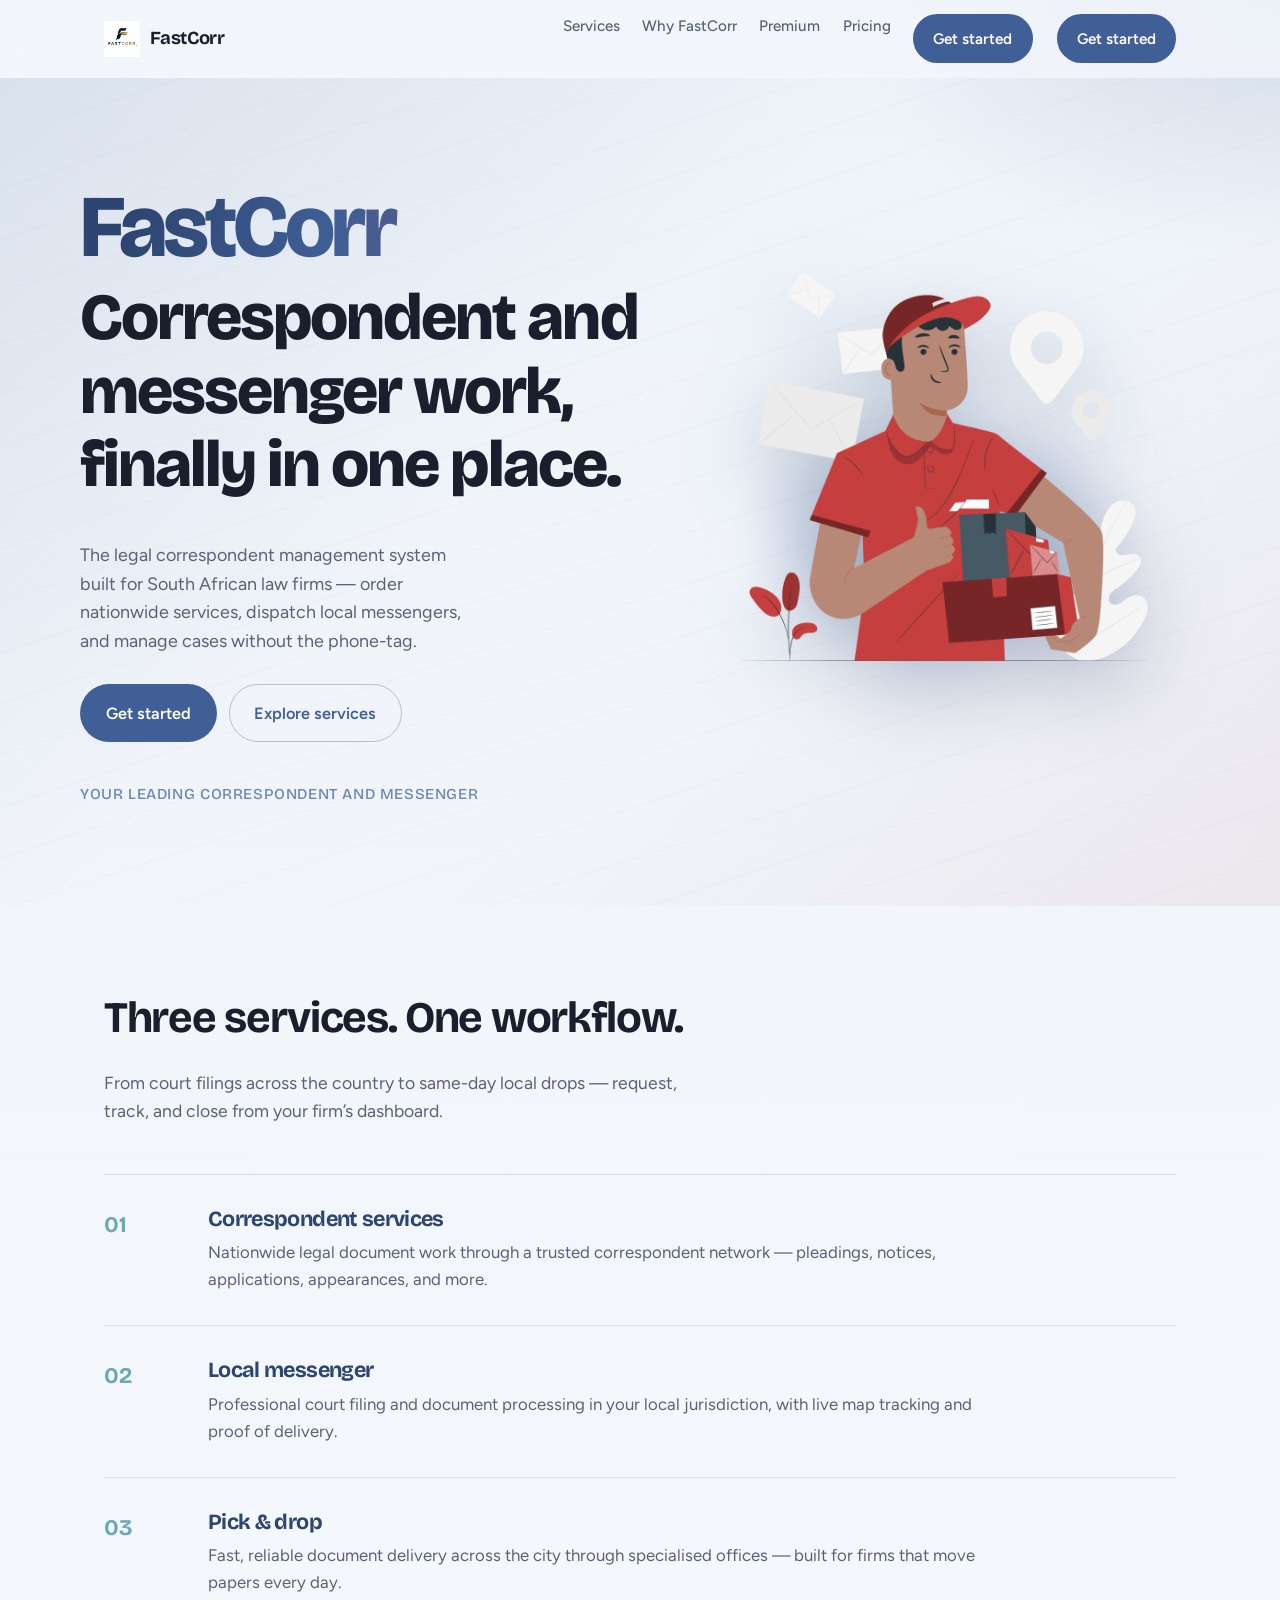
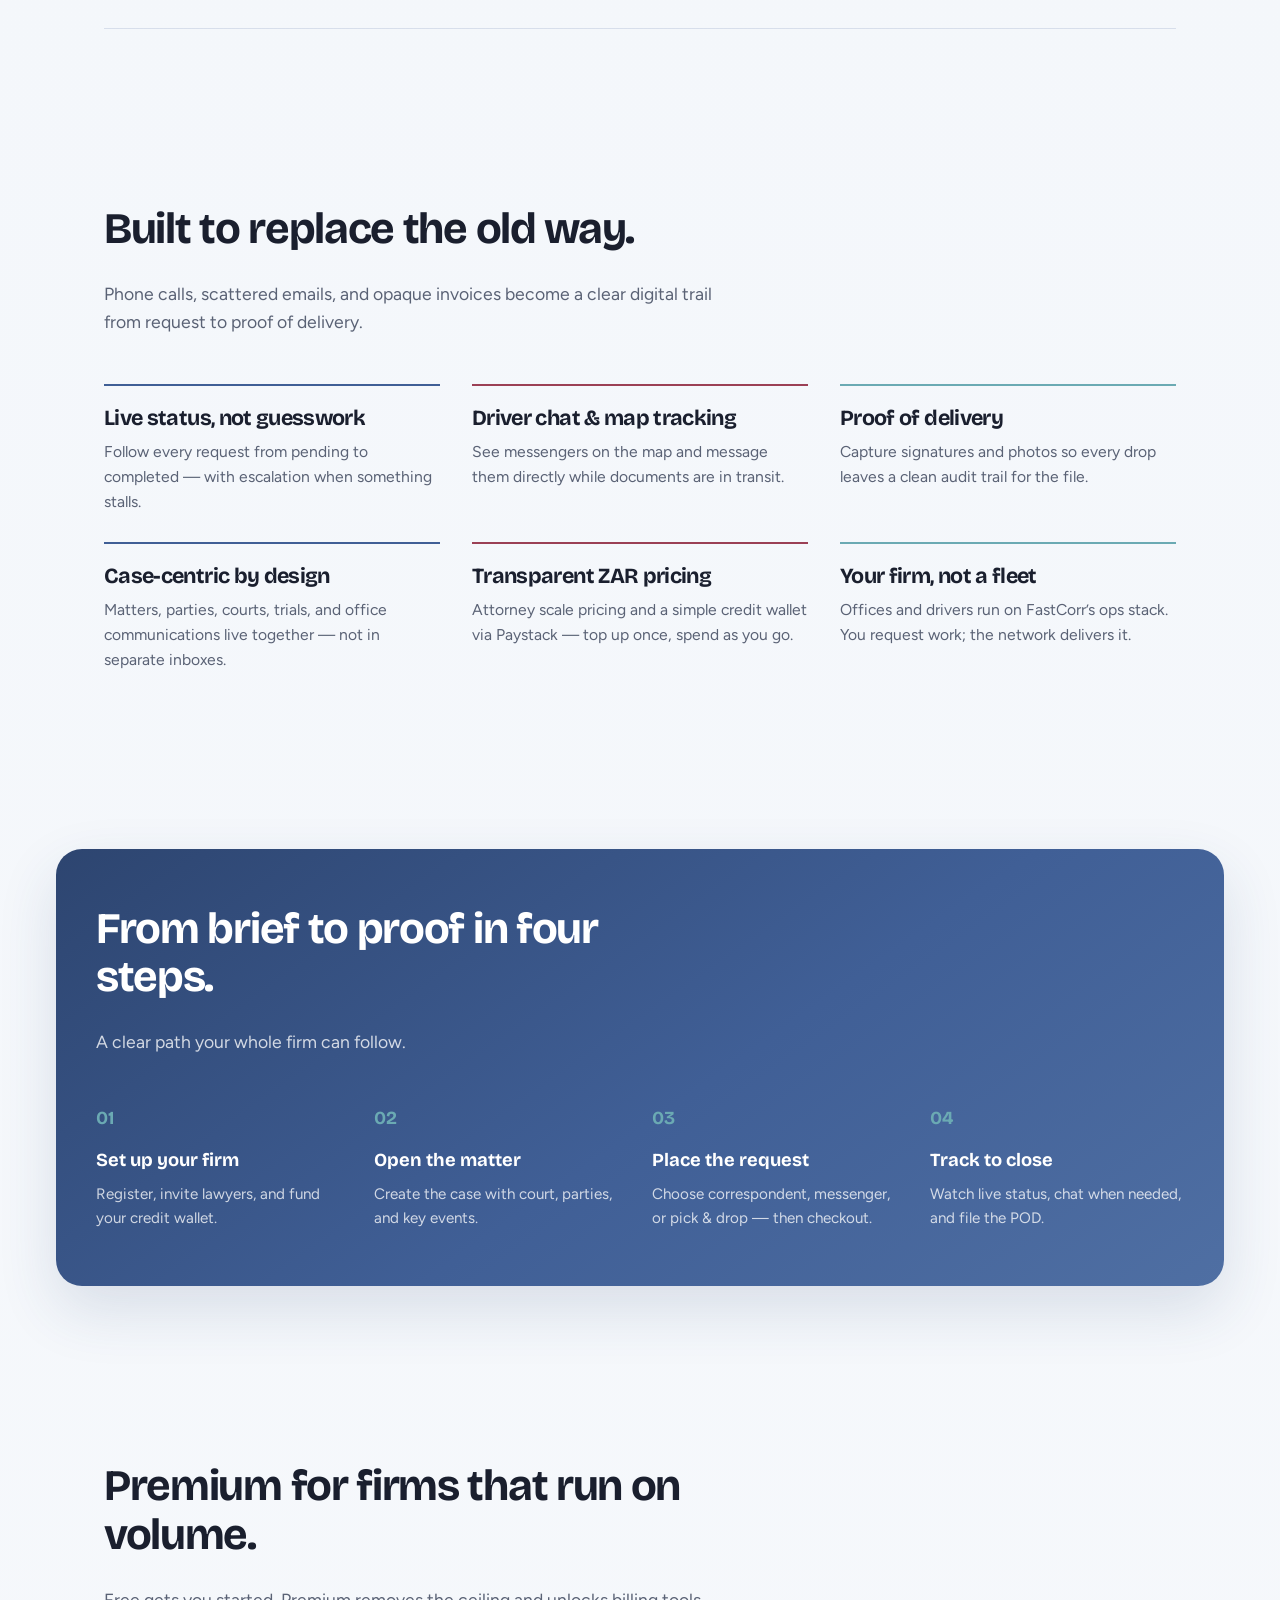
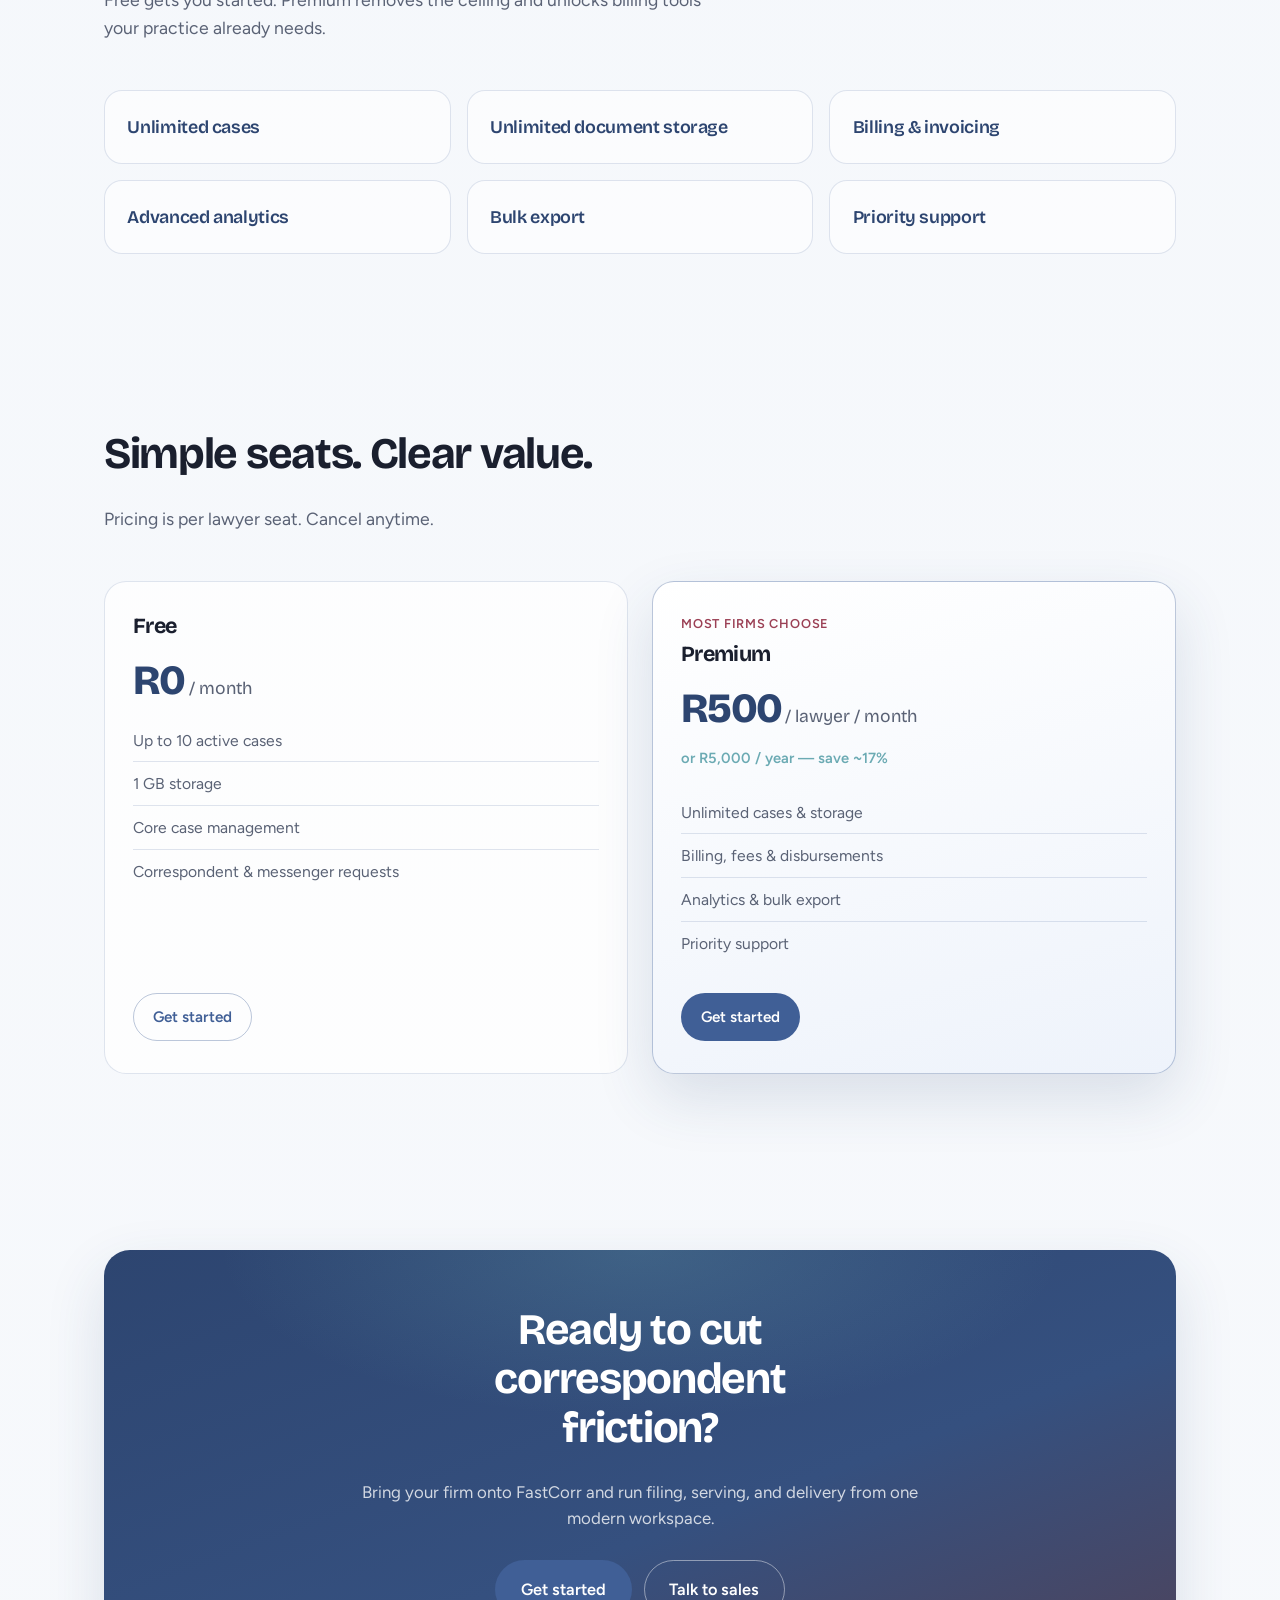
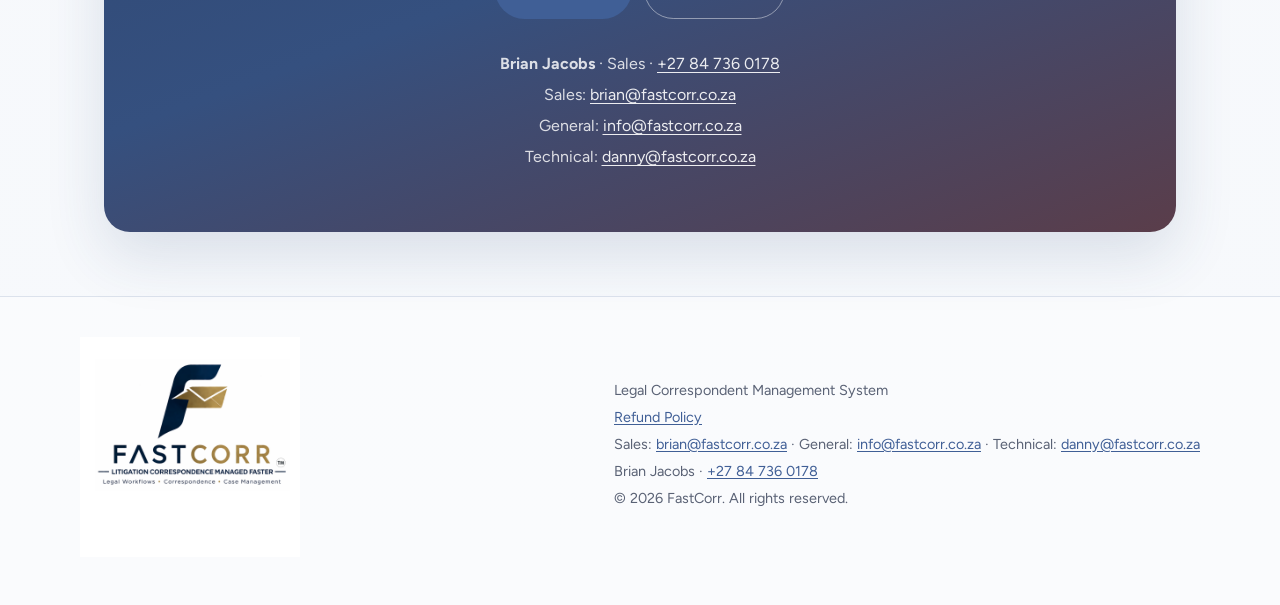
<file: index.html>
<!DOCTYPE html>
<html lang="en">
<head>
  <meta charset="UTF-8" />
  <meta name="viewport" content="width=device-width, initial-scale=1.0" />
  <title>FastCorr — Your leading correspondent and messenger</title>
  <meta name="description" content="FastCorr is the legal correspondent management system for South African law firms. Nationwide filing, local messenger delivery, live tracking, and case management in one place." />
  <link rel="icon" type="image/png" href="assets/favicon.png" />
  <link rel="preconnect" href="https://fonts.googleapis.com" />
  <link rel="preconnect" href="https://fonts.gstatic.com" crossorigin />
  <link href="https://fonts.googleapis.com/css2?family=Bricolage+Grotesque:opsz,wght@12..96,500;12..96,700;12..96,800&family=Figtree:wght@400;500;600&display=swap" rel="stylesheet" />
  <link rel="stylesheet" href="styles.css" />
</head>
<body>
  <header class="site-header" id="top">
    <div class="nav-wrap">
      <a class="brand-mark" href="#top" aria-label="FastCorr home">
        <img src="assets/logo.png" alt="FastCorr" width="40" height="40" />
        <span>FastCorr</span>
      </a>
      <nav class="nav-links" aria-label="Primary">
        <a href="#services">Services</a>
        <a href="#why">Why FastCorr</a>
        <a href="#premium">Premium</a>
        <a href="#pricing">Pricing</a>
        <a class="btn btn-primary nav-cta-mobile" href="https://fast-corr.web.app/#/landing-view" target="_blank" rel="noopener noreferrer">Get started</a>
      </nav>
      <a class="btn btn-primary nav-cta" href="https://fast-corr.web.app/#/landing-view" target="_blank" rel="noopener noreferrer">Get started</a>
      <button class="nav-toggle" type="button" aria-label="Open menu" aria-expanded="false">
        <span></span><span></span>
      </button>
    </div>
  </header>

  <main>
    <section class="hero">
      <div class="hero-atmosphere" aria-hidden="true"></div>
      <div class="hero-grid">
        <div class="hero-copy">
          <p class="brand-hero">FastCorr</p>
          <h1>Correspondent and messenger work, finally in one place.</h1>
          <p class="lede">
            The legal correspondent management system built for South African law firms —
            order nationwide services, dispatch local messengers, and manage cases without the phone-tag.
          </p>
          <div class="hero-actions">
            <a class="btn btn-primary btn-lg" href="https://fast-corr.web.app/#/landing-view" target="_blank" rel="noopener noreferrer">Get started</a>
            <a class="btn btn-ghost btn-lg" href="#services">Explore services</a>
          </div>
        </div>
        <div class="hero-visual" aria-hidden="true">
          <img src="assets/messenger.png" alt="" class="hero-image" />
          <div class="hero-glow"></div>
        </div>
      </div>
      <p class="hero-tagline">Your leading correspondent and messenger</p>
    </section>

    <section class="section services" id="services">
      <div class="section-intro">
        <h2>Three services. One workflow.</h2>
        <p>From court filings across the country to same-day local drops — request, track, and close from your firm’s dashboard.</p>
      </div>
      <div class="service-list">
        <article class="service-row reveal">
          <span class="service-index">01</span>
          <div>
            <h3>Correspondent services</h3>
            <p>Nationwide legal document work through a trusted correspondent network — pleadings, notices, applications, appearances, and more.</p>
          </div>
        </article>
        <article class="service-row reveal">
          <span class="service-index">02</span>
          <div>
            <h3>Local messenger</h3>
            <p>Professional court filing and document processing in your local jurisdiction, with live map tracking and proof of delivery.</p>
          </div>
        </article>
        <article class="service-row reveal">
          <span class="service-index">03</span>
          <div>
            <h3>Pick &amp; drop</h3>
            <p>Fast, reliable document delivery across the city through specialised offices — built for firms that move papers every day.</p>
          </div>
        </article>
      </div>
    </section>

    <section class="section why" id="why">
      <div class="section-intro">
        <h2>Built to replace the old way.</h2>
        <p>Phone calls, scattered emails, and opaque invoices become a clear digital trail from request to proof of delivery.</p>
      </div>
      <div class="usp-grid">
        <article class="usp reveal">
          <h3>Live status, not guesswork</h3>
          <p>Follow every request from pending to completed — with escalation when something stalls.</p>
        </article>
        <article class="usp reveal">
          <h3>Driver chat &amp; map tracking</h3>
          <p>See messengers on the map and message them directly while documents are in transit.</p>
        </article>
        <article class="usp reveal">
          <h3>Proof of delivery</h3>
          <p>Capture signatures and photos so every drop leaves a clean audit trail for the file.</p>
        </article>
        <article class="usp reveal">
          <h3>Case-centric by design</h3>
          <p>Matters, parties, courts, trials, and office communications live together — not in separate inboxes.</p>
        </article>
        <article class="usp reveal">
          <h3>Transparent ZAR pricing</h3>
          <p>Attorney scale pricing and a simple credit wallet via Paystack — top up once, spend as you go.</p>
        </article>
        <article class="usp reveal">
          <h3>Your firm, not a fleet</h3>
          <p>Offices and drivers run on FastCorr’s ops stack. You request work; the network delivers it.</p>
        </article>
      </div>
    </section>

    <section class="section journey" id="how">
      <div class="journey-panel reveal">
        <div class="section-intro light">
          <h2>From brief to proof in four steps.</h2>
          <p>A clear path your whole firm can follow.</p>
        </div>
        <ol class="steps">
          <li><strong>Set up your firm</strong><span>Register, invite lawyers, and fund your credit wallet.</span></li>
          <li><strong>Open the matter</strong><span>Create the case with court, parties, and key events.</span></li>
          <li><strong>Place the request</strong><span>Choose correspondent, messenger, or pick &amp; drop — then checkout.</span></li>
          <li><strong>Track to close</strong><span>Watch live status, chat when needed, and file the POD.</span></li>
        </ol>
      </div>
    </section>

    <section class="section premium" id="premium">
      <div class="section-intro">
        <h2>Premium for firms that run on volume.</h2>
        <p>Free gets you started. Premium removes the ceiling and unlocks billing tools your practice already needs.</p>
      </div>
      <ul class="feature-list">
        <li class="reveal"><span>Unlimited cases</span></li>
        <li class="reveal"><span>Unlimited document storage</span></li>
        <li class="reveal"><span>Billing &amp; invoicing</span></li>
        <li class="reveal"><span>Advanced analytics</span></li>
        <li class="reveal"><span>Bulk export</span></li>
        <li class="reveal"><span>Priority support</span></li>
      </ul>
    </section>

    <section class="section pricing" id="pricing">
      <div class="section-intro">
        <h2>Simple seats. Clear value.</h2>
        <p>Pricing is per lawyer seat. Cancel anytime.</p>
      </div>
      <div class="price-grid">
        <article class="price-plan reveal">
          <h3>Free</h3>
          <p class="price"><span>R0</span> / month</p>
          <ul>
            <li>Up to 10 active cases</li>
            <li>1 GB storage</li>
            <li>Core case management</li>
            <li>Correspondent &amp; messenger requests</li>
          </ul>
          <a class="btn btn-ghost" href="https://fast-corr.web.app/#/landing-view" target="_blank" rel="noopener noreferrer">Get started</a>
        </article>
        <article class="price-plan featured reveal">
          <p class="plan-label">Most firms choose</p>
          <h3>Premium</h3>
          <p class="price"><span>R500</span> / lawyer / month</p>
          <p class="price-note">or R5,000 / year — save ~17%</p>
          <ul>
            <li>Unlimited cases &amp; storage</li>
            <li>Billing, fees &amp; disbursements</li>
            <li>Analytics &amp; bulk export</li>
            <li>Priority support</li>
          </ul>
          <a class="btn btn-primary" href="https://fast-corr.web.app/#/landing-view" target="_blank" rel="noopener noreferrer">Get started</a>
        </article>
      </div>
    </section>

    <section class="section cta" id="cta">
      <div class="cta-panel reveal">
        <h2>Ready to cut correspondent friction?</h2>
        <p>Bring your firm onto FastCorr and run filing, serving, and delivery from one modern workspace.</p>
        <div class="hero-actions">
          <a class="btn btn-primary btn-lg" href="https://fast-corr.web.app/#/landing-view" target="_blank" rel="noopener noreferrer">Get started</a>
          <a class="btn btn-ghost btn-lg light" href="mailto:brian@fastcorr.co.za">Talk to sales</a>
        </div>
        <div class="contact-block">
          <p><strong>Brian Jacobs</strong> · Sales · <a href="tel:+27847360178">+27 84 736 0178</a></p>
          <p>Sales: <a href="mailto:brian@fastcorr.co.za">brian@fastcorr.co.za</a></p>
          <p>General: <a href="mailto:info@fastcorr.co.za">info@fastcorr.co.za</a></p>
          <p>Technical: <a href="mailto:danny@fastcorr.co.za">danny@fastcorr.co.za</a></p>
        </div>
      </div>
    </section>
  </main>

  <footer class="site-footer">
    <div class="footer-grid">
      <div>
        <img src="assets/logo-with-tag.png" alt="FastCorr — Your leading correspondent and messenger" class="footer-logo" />
      </div>
      <div class="footer-meta">
        <p>Legal Correspondent Management System</p>
        <p class="footer-links">
          <a href="refund-policy.html">Refund Policy</a>
        </p>
        <p>Sales: <a href="mailto:brian@fastcorr.co.za">brian@fastcorr.co.za</a> · General: <a href="mailto:info@fastcorr.co.za">info@fastcorr.co.za</a> · Technical: <a href="mailto:danny@fastcorr.co.za">danny@fastcorr.co.za</a></p>
        <p>Brian Jacobs · <a href="tel:+27847360178">+27 84 736 0178</a></p>
        <p>&copy; <span id="year"></span> FastCorr. All rights reserved.</p>
      </div>
    </div>
  </footer>

  <script src="script.js"></script>
</body>
</html>
</file>
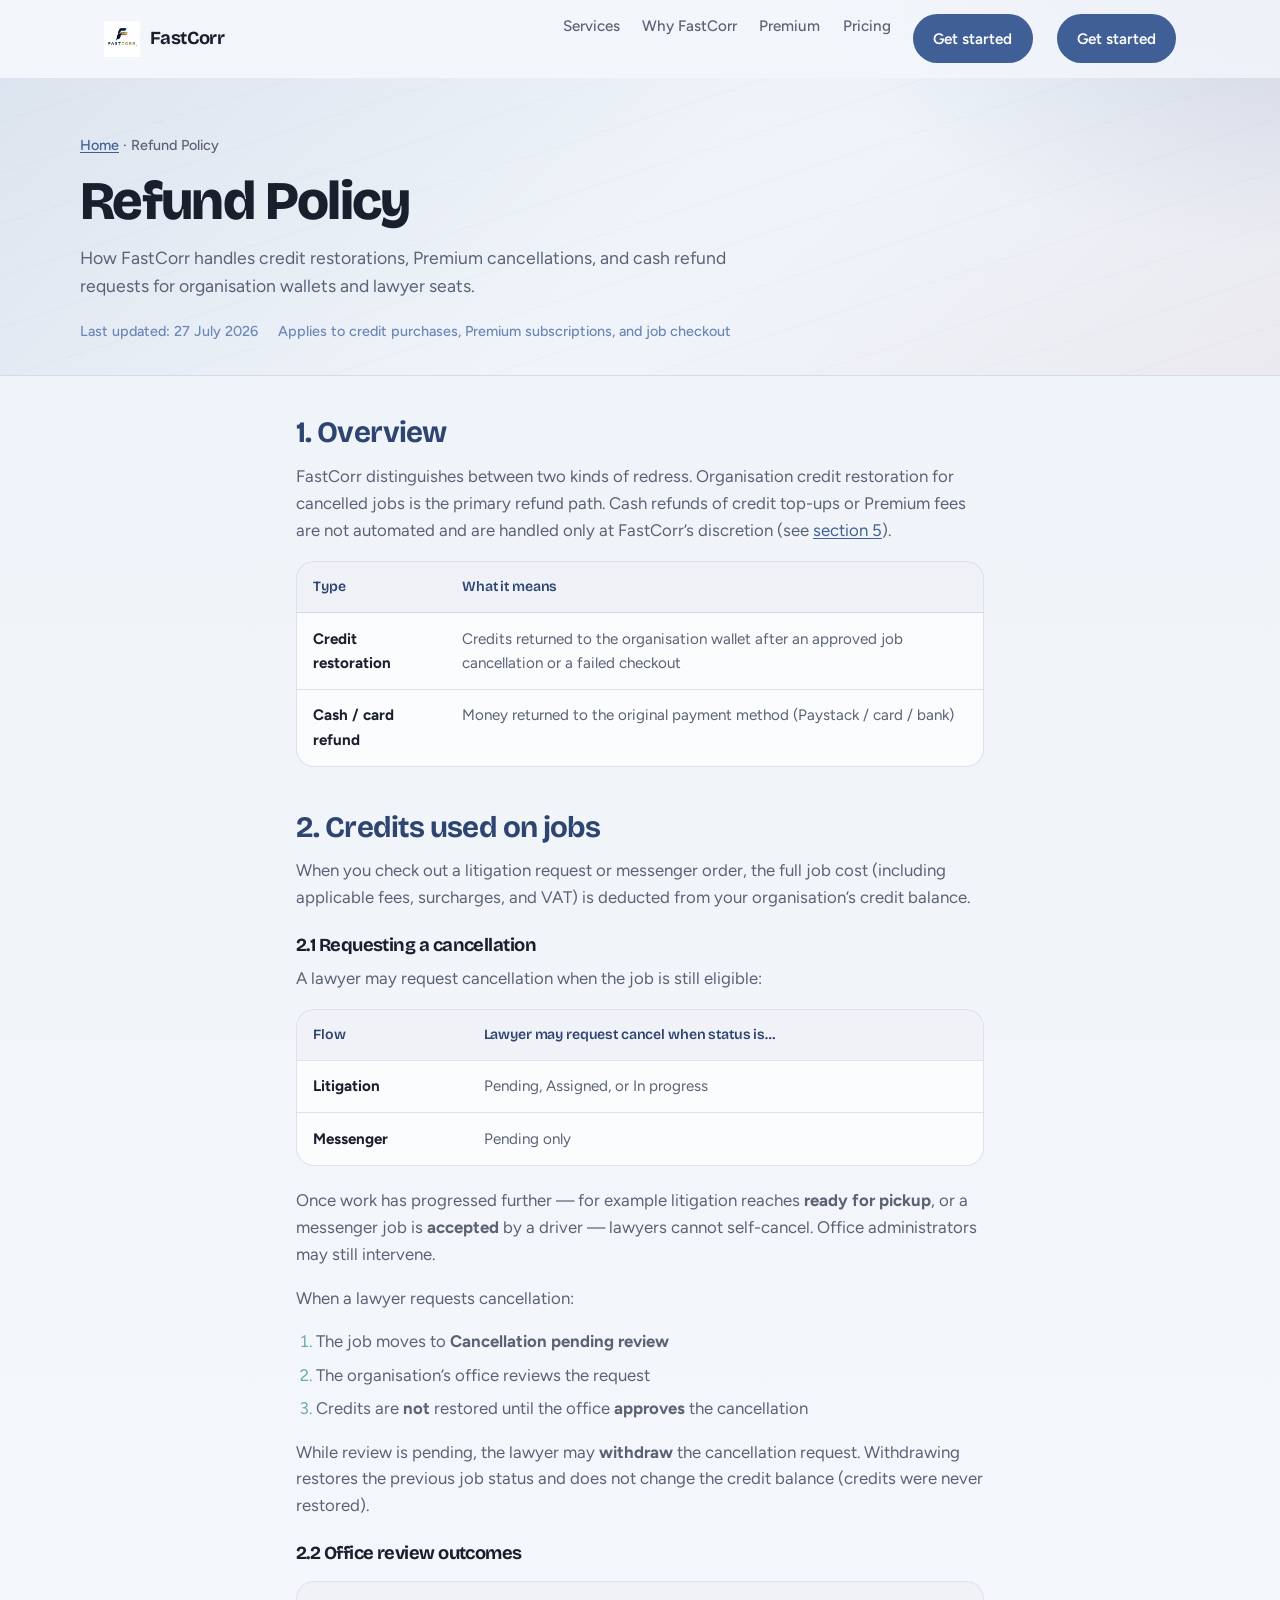
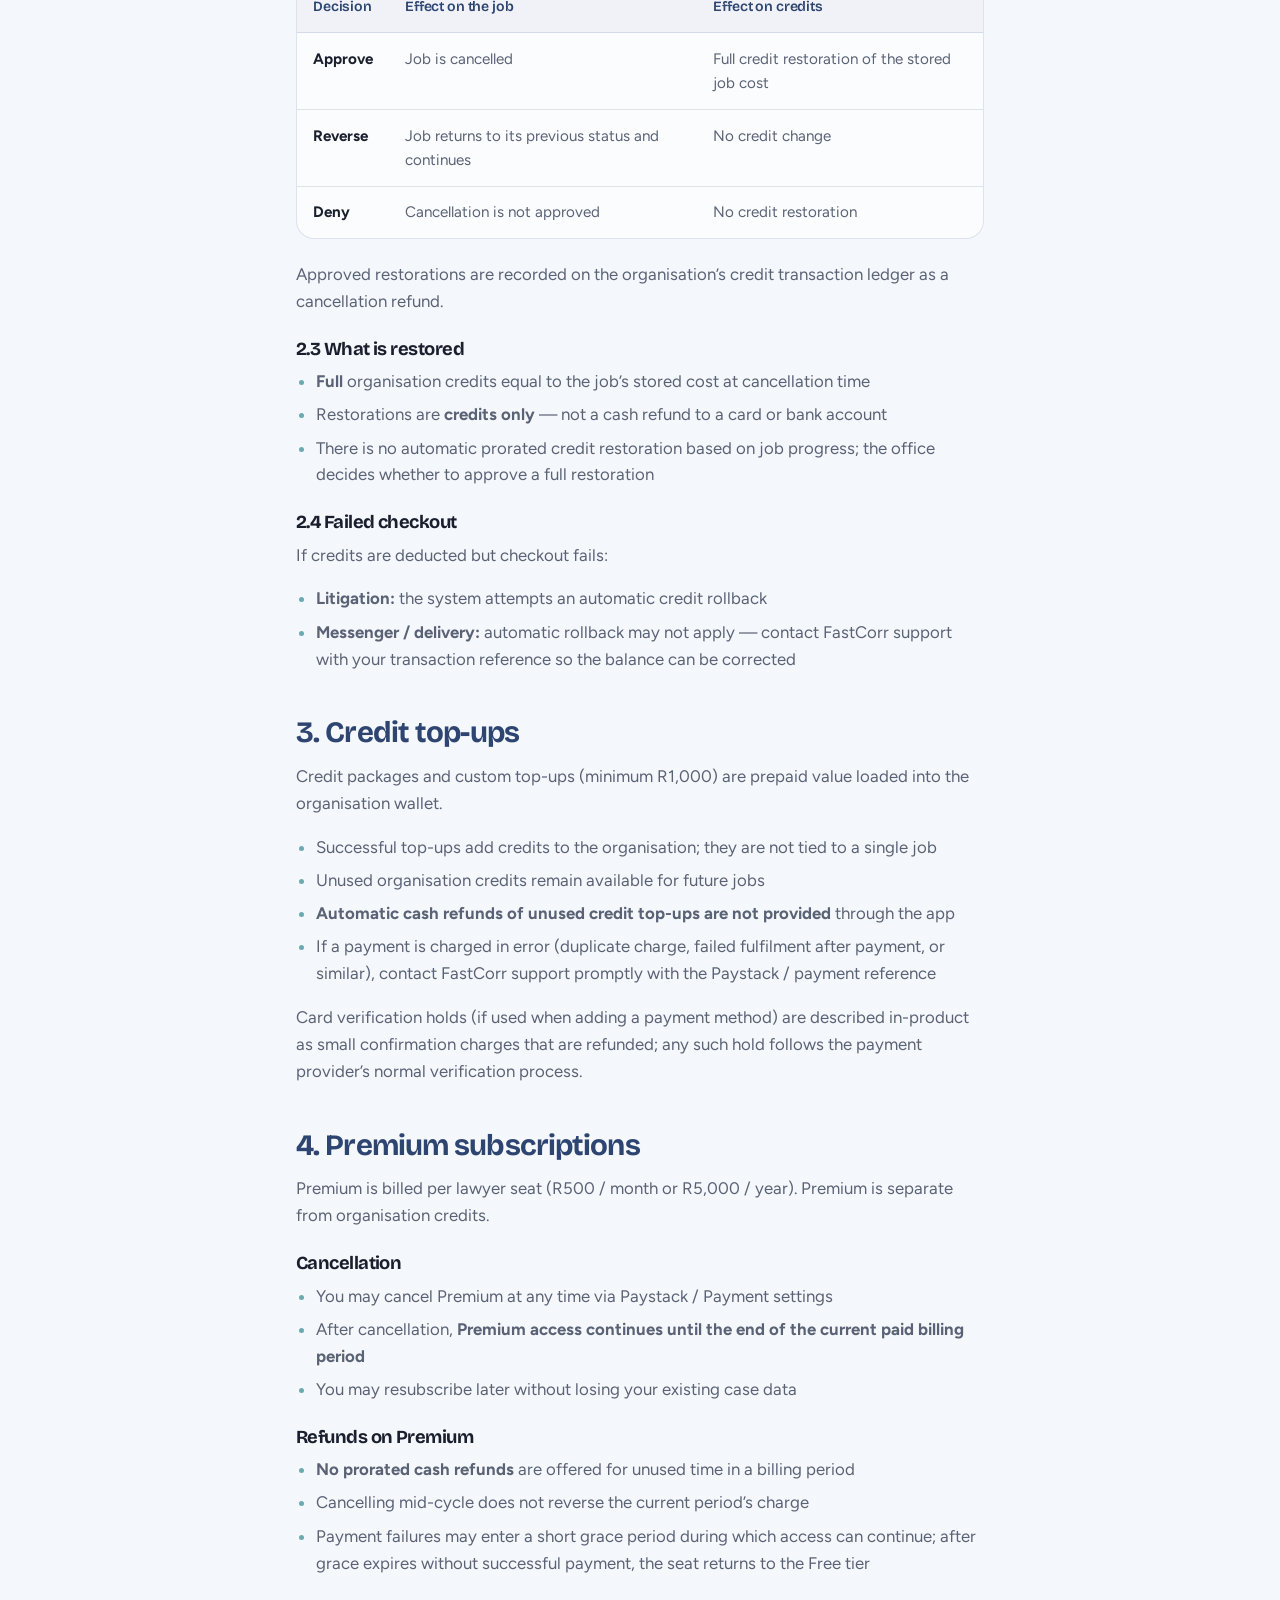
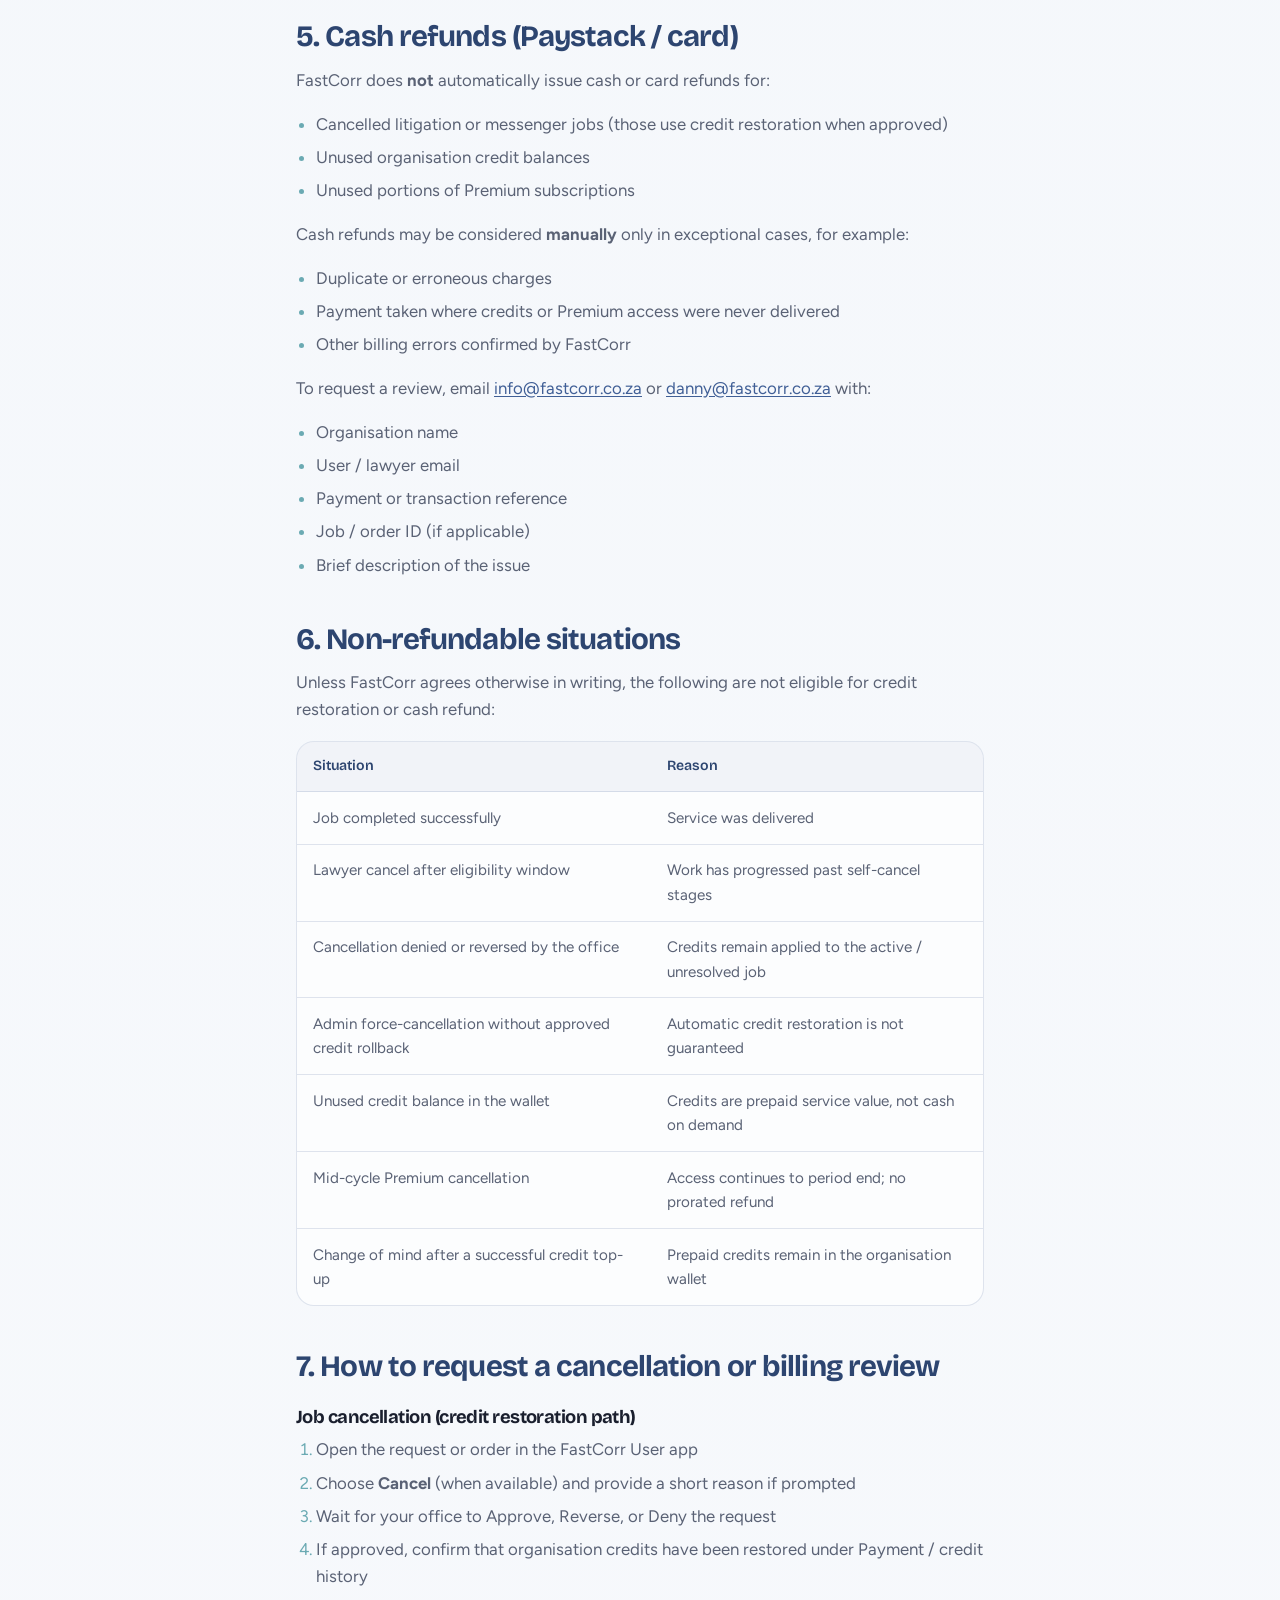
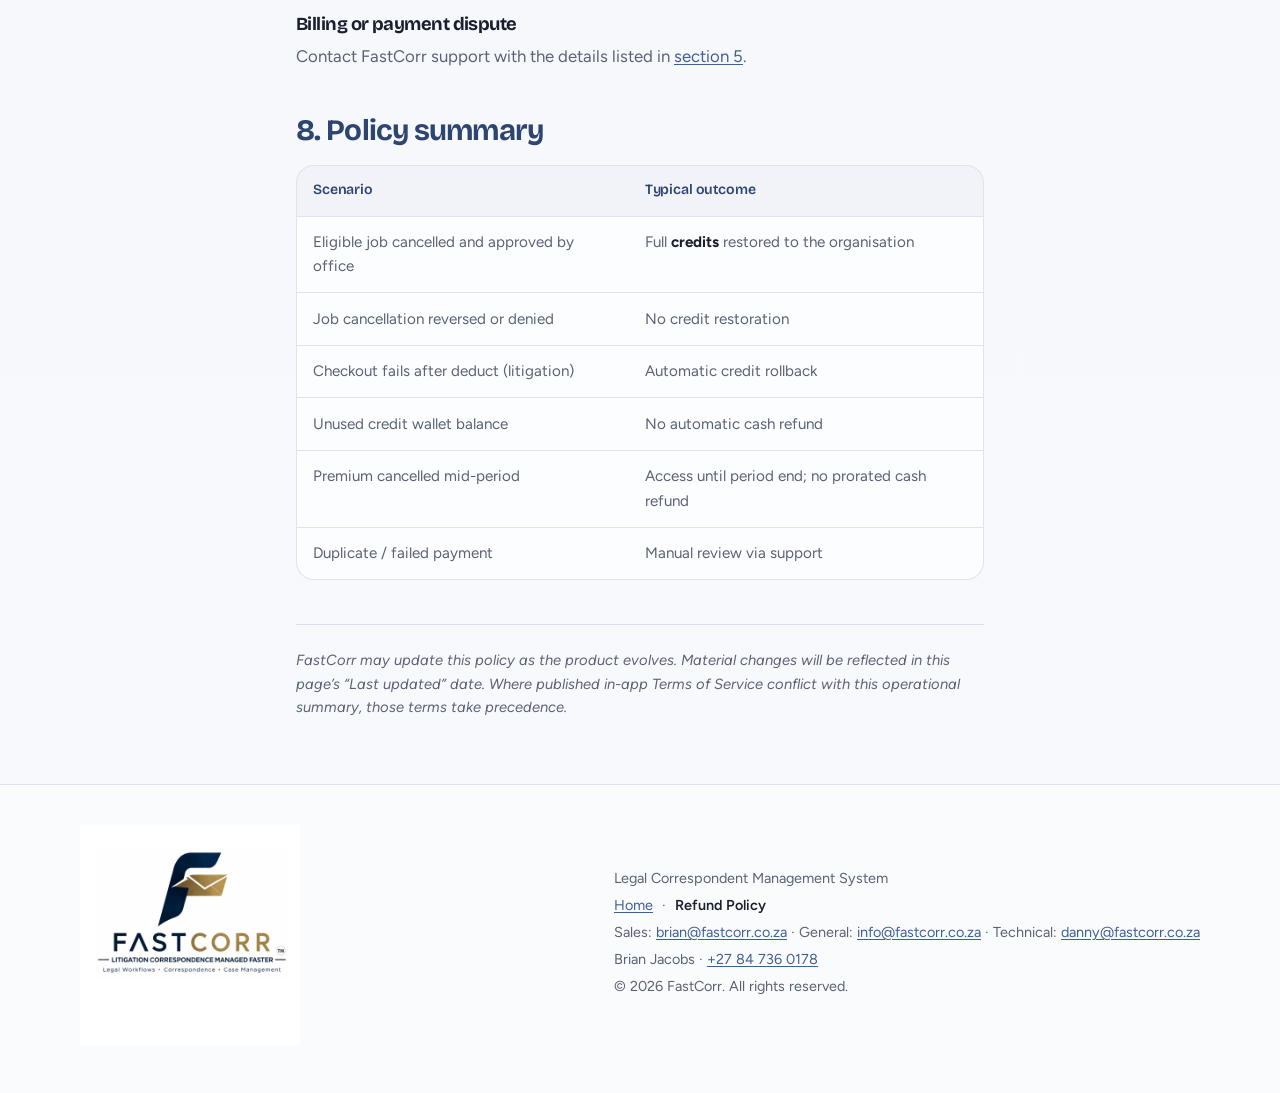
<file: refund-policy.html>
<!DOCTYPE html>
<html lang="en">
<head>
  <meta charset="UTF-8" />
  <meta name="viewport" content="width=device-width, initial-scale=1.0" />
  <title>Refund Policy — FastCorr</title>
  <meta name="description" content="FastCorr refund policy: organisation credit restoration for cancelled jobs, Premium subscription cancellations, and cash refund requests." />
  <link rel="icon" type="image/png" href="assets/favicon.png" />
  <link rel="preconnect" href="https://fonts.googleapis.com" />
  <link rel="preconnect" href="https://fonts.gstatic.com" crossorigin />
  <link href="https://fonts.googleapis.com/css2?family=Bricolage+Grotesque:opsz,wght@12..96,500;12..96,700;12..96,800&family=Figtree:wght@400;500;600&display=swap" rel="stylesheet" />
  <link rel="stylesheet" href="styles.css" />
</head>
<body class="page-policy">
  <header class="site-header" id="top">
    <div class="nav-wrap">
      <a class="brand-mark" href="index.html" aria-label="FastCorr home">
        <img src="assets/logo.png" alt="FastCorr" width="40" height="40" />
        <span>FastCorr</span>
      </a>
      <nav class="nav-links" aria-label="Primary">
        <a href="index.html#services">Services</a>
        <a href="index.html#why">Why FastCorr</a>
        <a href="index.html#premium">Premium</a>
        <a href="index.html#pricing">Pricing</a>
        <a class="btn btn-primary nav-cta-mobile" href="https://fast-corr.web.app/#/landing-view" target="_blank" rel="noopener noreferrer">Get started</a>
      </nav>
      <a class="btn btn-primary nav-cta" href="https://fast-corr.web.app/#/landing-view" target="_blank" rel="noopener noreferrer">Get started</a>
      <button class="nav-toggle" type="button" aria-label="Open menu" aria-expanded="false">
        <span></span><span></span>
      </button>
    </div>
  </header>

  <main>
    <section class="policy-hero">
      <div class="policy-hero-inner">
        <p class="policy-eyebrow"><a href="index.html">Home</a> · Refund Policy</p>
        <h1>Refund Policy</h1>
        <p class="lede">
          How FastCorr handles credit restorations, Premium cancellations, and cash refund requests
          for organisation wallets and lawyer seats.
        </p>
        <p class="policy-meta">
          <span>Last updated: 27 July 2026</span>
          <span>Applies to credit purchases, Premium subscriptions, and job checkout</span>
        </p>
      </div>
    </section>

    <article class="policy-doc section">
      <section class="policy-block" id="overview">
        <h2>1. Overview</h2>
        <p>
          FastCorr distinguishes between two kinds of redress. Organisation credit restoration
          for cancelled jobs is the primary refund path. Cash refunds of credit top-ups or
          Premium fees are not automated and are handled only at FastCorr’s discretion
          (see <a href="#cash">section 5</a>).
        </p>
        <div class="policy-table-wrap">
          <table>
            <thead>
              <tr>
                <th>Type</th>
                <th>What it means</th>
              </tr>
            </thead>
            <tbody>
              <tr>
                <td><strong>Credit restoration</strong></td>
                <td>Credits returned to the organisation wallet after an approved job cancellation or a failed checkout</td>
              </tr>
              <tr>
                <td><strong>Cash / card refund</strong></td>
                <td>Money returned to the original payment method (Paystack / card / bank)</td>
              </tr>
            </tbody>
          </table>
        </div>
      </section>

      <section class="policy-block" id="jobs">
        <h2>2. Credits used on jobs</h2>
        <p>
          When you check out a litigation request or messenger order, the full job cost
          (including applicable fees, surcharges, and VAT) is deducted from your organisation’s
          credit balance.
        </p>

        <h3>2.1 Requesting a cancellation</h3>
        <p>A lawyer may request cancellation when the job is still eligible:</p>
        <div class="policy-table-wrap">
          <table>
            <thead>
              <tr>
                <th>Flow</th>
                <th>Lawyer may request cancel when status is…</th>
              </tr>
            </thead>
            <tbody>
              <tr>
                <td><strong>Litigation</strong></td>
                <td>Pending, Assigned, or In progress</td>
              </tr>
              <tr>
                <td><strong>Messenger</strong></td>
                <td>Pending only</td>
              </tr>
            </tbody>
          </table>
        </div>
        <p>
          Once work has progressed further — for example litigation reaches
          <strong>ready for pickup</strong>, or a messenger job is <strong>accepted</strong> by a
          driver — lawyers cannot self-cancel. Office administrators may still intervene.
        </p>
        <p>When a lawyer requests cancellation:</p>
        <ol>
          <li>The job moves to <strong>Cancellation pending review</strong></li>
          <li>The organisation’s office reviews the request</li>
          <li>Credits are <strong>not</strong> restored until the office <strong>approves</strong> the cancellation</li>
        </ol>
        <p>
          While review is pending, the lawyer may <strong>withdraw</strong> the cancellation
          request. Withdrawing restores the previous job status and does not change the credit
          balance (credits were never restored).
        </p>

        <h3>2.2 Office review outcomes</h3>
        <div class="policy-table-wrap">
          <table>
            <thead>
              <tr>
                <th>Decision</th>
                <th>Effect on the job</th>
                <th>Effect on credits</th>
              </tr>
            </thead>
            <tbody>
              <tr>
                <td><strong>Approve</strong></td>
                <td>Job is cancelled</td>
                <td>Full credit restoration of the stored job cost</td>
              </tr>
              <tr>
                <td><strong>Reverse</strong></td>
                <td>Job returns to its previous status and continues</td>
                <td>No credit change</td>
              </tr>
              <tr>
                <td><strong>Deny</strong></td>
                <td>Cancellation is not approved</td>
                <td>No credit restoration</td>
              </tr>
            </tbody>
          </table>
        </div>
        <p>
          Approved restorations are recorded on the organisation’s credit transaction ledger
          as a cancellation refund.
        </p>

        <h3>2.3 What is restored</h3>
        <ul>
          <li><strong>Full</strong> organisation credits equal to the job’s stored cost at cancellation time</li>
          <li>Restorations are <strong>credits only</strong> — not a cash refund to a card or bank account</li>
          <li>There is no automatic prorated credit restoration based on job progress; the office decides whether to approve a full restoration</li>
        </ul>

        <h3>2.4 Failed checkout</h3>
        <p>If credits are deducted but checkout fails:</p>
        <ul>
          <li><strong>Litigation:</strong> the system attempts an automatic credit rollback</li>
          <li><strong>Messenger / delivery:</strong> automatic rollback may not apply — contact FastCorr support with your transaction reference so the balance can be corrected</li>
        </ul>
      </section>

      <section class="policy-block" id="top-ups">
        <h2>3. Credit top-ups</h2>
        <p>
          Credit packages and custom top-ups (minimum R1,000) are prepaid value loaded into
          the organisation wallet.
        </p>
        <ul>
          <li>Successful top-ups add credits to the organisation; they are not tied to a single job</li>
          <li>Unused organisation credits remain available for future jobs</li>
          <li><strong>Automatic cash refunds of unused credit top-ups are not provided</strong> through the app</li>
          <li>
            If a payment is charged in error (duplicate charge, failed fulfilment after payment,
            or similar), contact FastCorr support promptly with the Paystack / payment reference
          </li>
        </ul>
        <p>
          Card verification holds (if used when adding a payment method) are described in-product
          as small confirmation charges that are refunded; any such hold follows the payment
          provider’s normal verification process.
        </p>
      </section>

      <section class="policy-block" id="premium">
        <h2>4. Premium subscriptions</h2>
        <p>
          Premium is billed per lawyer seat (R500 / month or R5,000 / year). Premium is separate
          from organisation credits.
        </p>

        <h3>Cancellation</h3>
        <ul>
          <li>You may cancel Premium at any time via Paystack / Payment settings</li>
          <li>After cancellation, <strong>Premium access continues until the end of the current paid billing period</strong></li>
          <li>You may resubscribe later without losing your existing case data</li>
        </ul>

        <h3>Refunds on Premium</h3>
        <ul>
          <li><strong>No prorated cash refunds</strong> are offered for unused time in a billing period</li>
          <li>Cancelling mid-cycle does not reverse the current period’s charge</li>
          <li>
            Payment failures may enter a short grace period during which access can continue;
            after grace expires without successful payment, the seat returns to the Free tier
          </li>
        </ul>
      </section>

      <section class="policy-block" id="cash">
        <h2>5. Cash refunds (Paystack / card)</h2>
        <p>FastCorr does <strong>not</strong> automatically issue cash or card refunds for:</p>
        <ul>
          <li>Cancelled litigation or messenger jobs (those use credit restoration when approved)</li>
          <li>Unused organisation credit balances</li>
          <li>Unused portions of Premium subscriptions</li>
        </ul>
        <p>Cash refunds may be considered <strong>manually</strong> only in exceptional cases, for example:</p>
        <ul>
          <li>Duplicate or erroneous charges</li>
          <li>Payment taken where credits or Premium access were never delivered</li>
          <li>Other billing errors confirmed by FastCorr</li>
        </ul>
        <p>To request a review, email <a href="mailto:info@fastcorr.co.za">info@fastcorr.co.za</a> or <a href="mailto:danny@fastcorr.co.za">danny@fastcorr.co.za</a> with:</p>
        <ul>
          <li>Organisation name</li>
          <li>User / lawyer email</li>
          <li>Payment or transaction reference</li>
          <li>Job / order ID (if applicable)</li>
          <li>Brief description of the issue</li>
        </ul>
      </section>

      <section class="policy-block" id="non-refundable">
        <h2>6. Non-refundable situations</h2>
        <p>
          Unless FastCorr agrees otherwise in writing, the following are not eligible for credit
          restoration or cash refund:
        </p>
        <div class="policy-table-wrap">
          <table>
            <thead>
              <tr>
                <th>Situation</th>
                <th>Reason</th>
              </tr>
            </thead>
            <tbody>
              <tr>
                <td>Job completed successfully</td>
                <td>Service was delivered</td>
              </tr>
              <tr>
                <td>Lawyer cancel after eligibility window</td>
                <td>Work has progressed past self-cancel stages</td>
              </tr>
              <tr>
                <td>Cancellation denied or reversed by the office</td>
                <td>Credits remain applied to the active / unresolved job</td>
              </tr>
              <tr>
                <td>Admin force-cancellation without approved credit rollback</td>
                <td>Automatic credit restoration is not guaranteed</td>
              </tr>
              <tr>
                <td>Unused credit balance in the wallet</td>
                <td>Credits are prepaid service value, not cash on demand</td>
              </tr>
              <tr>
                <td>Mid-cycle Premium cancellation</td>
                <td>Access continues to period end; no prorated refund</td>
              </tr>
              <tr>
                <td>Change of mind after a successful credit top-up</td>
                <td>Prepaid credits remain in the organisation wallet</td>
              </tr>
            </tbody>
          </table>
        </div>
      </section>

      <section class="policy-block" id="how-to">
        <h2>7. How to request a cancellation or billing review</h2>

        <h3>Job cancellation (credit restoration path)</h3>
        <ol>
          <li>Open the request or order in the FastCorr User app</li>
          <li>Choose <strong>Cancel</strong> (when available) and provide a short reason if prompted</li>
          <li>Wait for your office to Approve, Reverse, or Deny the request</li>
          <li>If approved, confirm that organisation credits have been restored under Payment / credit history</li>
        </ol>

        <h3>Billing or payment dispute</h3>
        <p>
          Contact FastCorr support with the details listed in
          <a href="#cash">section 5</a>.
        </p>
      </section>

      <section class="policy-block" id="summary">
        <h2>8. Policy summary</h2>
        <div class="policy-table-wrap">
          <table>
            <thead>
              <tr>
                <th>Scenario</th>
                <th>Typical outcome</th>
              </tr>
            </thead>
            <tbody>
              <tr>
                <td>Eligible job cancelled and approved by office</td>
                <td>Full <strong>credits</strong> restored to the organisation</td>
              </tr>
              <tr>
                <td>Job cancellation reversed or denied</td>
                <td>No credit restoration</td>
              </tr>
              <tr>
                <td>Checkout fails after deduct (litigation)</td>
                <td>Automatic credit rollback</td>
              </tr>
              <tr>
                <td>Unused credit wallet balance</td>
                <td>No automatic cash refund</td>
              </tr>
              <tr>
                <td>Premium cancelled mid-period</td>
                <td>Access until period end; no prorated cash refund</td>
              </tr>
              <tr>
                <td>Duplicate / failed payment</td>
                <td>Manual review via support</td>
              </tr>
            </tbody>
          </table>
        </div>
      </section>

      <p class="policy-footnote">
        FastCorr may update this policy as the product evolves. Material changes will be reflected
        in this page’s “Last updated” date. Where published in-app Terms of Service conflict with
        this operational summary, those terms take precedence.
      </p>
    </article>
  </main>

  <footer class="site-footer">
    <div class="footer-grid">
      <div>
        <img src="assets/logo-with-tag.png" alt="FastCorr — Your leading correspondent and messenger" class="footer-logo" />
      </div>
      <div class="footer-meta">
        <p>Legal Correspondent Management System</p>
        <p class="footer-links">
          <a href="index.html">Home</a>
          <span aria-hidden="true">·</span>
          <a href="refund-policy.html" aria-current="page">Refund Policy</a>
        </p>
        <p>Sales: <a href="mailto:brian@fastcorr.co.za">brian@fastcorr.co.za</a> · General: <a href="mailto:info@fastcorr.co.za">info@fastcorr.co.za</a> · Technical: <a href="mailto:danny@fastcorr.co.za">danny@fastcorr.co.za</a></p>
        <p>Brian Jacobs · <a href="tel:+27847360178">+27 84 736 0178</a></p>
        <p>&copy; <span id="year"></span> FastCorr. All rights reserved.</p>
      </div>
    </div>
  </footer>

  <script src="script.js"></script>
</body>
</html>
</file>
<file: styles.css>
:root {
  --blue: #405f96;
  --blue-deep: #2d4570;
  --blue-soft: #6b87b8;
  --raspberry: #9b4055;
  --teal: #6baab3;
  --ink: #1a1f2e;
  --ink-muted: #5a6275;
  --paper: #f4f7fb;
  --paper-2: #e8eef6;
  --white: #ffffff;
  --line: rgba(64, 95, 150, 0.16);
  --shadow: 0 24px 60px rgba(45, 69, 112, 0.14);
  --radius: 18px;
  --font-display: "Bricolage Grotesque", Georgia, serif;
  --font-body: "Figtree", system-ui, sans-serif;
  --max: 1120px;
  --header-h: 72px;
}

*,
*::before,
*::after {
  box-sizing: border-box;
}

html {
  scroll-behavior: smooth;
}

body {
  margin: 0;
  color: var(--ink);
  font-family: var(--font-body);
  font-size: 1.05rem;
  line-height: 1.6;
  background:
    radial-gradient(1200px 600px at 10% -10%, rgba(107, 170, 179, 0.18), transparent 55%),
    radial-gradient(900px 500px at 100% 0%, rgba(64, 95, 150, 0.16), transparent 50%),
    linear-gradient(180deg, #eef3f9 0%, var(--paper) 28%, #f7f9fc 100%);
  min-height: 100vh;
}

img {
  max-width: 100%;
  display: block;
}

a {
  color: inherit;
  text-decoration: none;
}

h1,
h2,
h3 {
  font-family: var(--font-display);
  line-height: 1.12;
  letter-spacing: -0.03em;
  margin: 0 0 0.6em;
  font-weight: 700;
}

h1 {
  font-size: clamp(2.4rem, 5.2vw, 4.1rem);
  font-weight: 800;
}

h2 {
  font-size: clamp(1.9rem, 3.4vw, 2.85rem);
}

h3 {
  font-size: 1.35rem;
  margin-bottom: 0.4em;
}

p {
  margin: 0 0 1em;
}

p:last-child {
  margin-bottom: 0;
}

/* Header */
.site-header {
  position: sticky;
  top: 0;
  z-index: 40;
  backdrop-filter: blur(14px);
  background: rgba(244, 247, 251, 0.78);
  border-bottom: 1px solid transparent;
  transition: border-color 0.25s ease, background 0.25s ease;
}

.site-header.scrolled {
  border-bottom-color: var(--line);
  background: rgba(244, 247, 251, 0.92);
}

.nav-wrap {
  max-width: var(--max);
  margin: 0 auto;
  padding: 0.9rem 1.5rem;
  display: flex;
  align-items: center;
  gap: 1.5rem;
  min-height: var(--header-h);
}

.brand-mark {
  display: inline-flex;
  align-items: center;
  gap: 0.65rem;
  font-family: var(--font-display);
  font-weight: 700;
  font-size: 1.15rem;
  letter-spacing: -0.02em;
}

.brand-mark img {
  width: 36px;
  height: 36px;
  object-fit: contain;
}

.nav-links {
  display: flex;
  gap: 1.4rem;
  margin-left: auto;
  font-size: 0.95rem;
  font-weight: 500;
  color: var(--ink-muted);
}

.nav-links a {
  position: relative;
  transition: color 0.2s ease;
}

.nav-links a:hover {
  color: var(--blue);
}

.nav-cta {
  flex-shrink: 0;
}

.nav-cta-mobile {
  display: none;
}

.nav-toggle {
  display: none;
  width: 42px;
  height: 42px;
  border: 1px solid var(--line);
  border-radius: 12px;
  background: rgba(255, 255, 255, 0.7);
  padding: 0;
  cursor: pointer;
  flex-direction: column;
  justify-content: center;
  align-items: center;
  gap: 6px;
}

.nav-toggle span {
  display: block;
  width: 18px;
  height: 2px;
  background: var(--ink);
  border-radius: 2px;
  transition: transform 0.25s ease, opacity 0.25s ease;
}

.nav-toggle[aria-expanded="true"] span:first-child {
  transform: translateY(4px) rotate(45deg);
}

.nav-toggle[aria-expanded="true"] span:last-child {
  transform: translateY(-4px) rotate(-45deg);
}

/* Buttons */
.btn {
  display: inline-flex;
  align-items: center;
  justify-content: center;
  gap: 0.4rem;
  padding: 0.7rem 1.2rem;
  border-radius: 999px;
  font-family: var(--font-body);
  font-weight: 600;
  font-size: 0.95rem;
  border: 1.5px solid transparent;
  cursor: pointer;
  transition: transform 0.2s ease, background 0.2s ease, color 0.2s ease, border-color 0.2s ease;
}

.btn:hover {
  transform: translateY(-1px);
}

.btn-lg {
  padding: 0.95rem 1.55rem;
  font-size: 1.02rem;
}

.btn-primary {
  background: var(--blue);
  color: var(--white);
}

.btn-primary:hover {
  background: var(--blue-deep);
}

.btn-ghost {
  background: transparent;
  color: var(--blue);
  border-color: rgba(64, 95, 150, 0.35);
}

.btn-ghost:hover {
  background: rgba(64, 95, 150, 0.08);
}

.btn-ghost.light {
  color: var(--white);
  border-color: rgba(255, 255, 255, 0.45);
}

.btn-ghost.light:hover {
  background: rgba(255, 255, 255, 0.1);
}

/* Hero */
.hero {
  position: relative;
  overflow: hidden;
  min-height: calc(100vh - var(--header-h));
  display: flex;
  flex-direction: column;
  justify-content: center;
  padding: 3rem 1.5rem 2.5rem;
}

.hero-atmosphere {
  position: absolute;
  inset: 0;
  background:
    linear-gradient(135deg, rgba(64, 95, 150, 0.12) 0%, transparent 42%),
    linear-gradient(320deg, rgba(155, 64, 85, 0.08) 0%, transparent 38%),
    repeating-linear-gradient(
      -18deg,
      transparent,
      transparent 48px,
      rgba(64, 95, 150, 0.035) 48px,
      rgba(64, 95, 150, 0.035) 49px
    );
  pointer-events: none;
  animation: atmosphere-drift 18s ease-in-out infinite alternate;
}

@keyframes atmosphere-drift {
  from {
    transform: scale(1) translate3d(0, 0, 0);
  }
  to {
    transform: scale(1.04) translate3d(-1.5%, 1%, 0);
  }
}

.hero-grid {
  position: relative;
  z-index: 1;
  max-width: var(--max);
  margin: 0 auto;
  width: 100%;
  display: grid;
  grid-template-columns: 1.05fr 0.95fr;
  gap: 2.5rem;
  align-items: center;
}

.brand-hero {
  font-family: var(--font-display);
  font-size: clamp(2.8rem, 7vw, 5.5rem);
  font-weight: 800;
  letter-spacing: -0.045em;
  line-height: 0.92;
  margin: 0 0 0.85rem;
  background: linear-gradient(105deg, var(--blue-deep) 10%, var(--blue) 45%, var(--raspberry) 120%);
  -webkit-background-clip: text;
  background-clip: text;
  color: transparent;
  animation: brand-in 0.9s cubic-bezier(0.22, 1, 0.36, 1) both;
}

.hero-copy h1 {
  max-width: 14ch;
  animation: rise-in 0.85s 0.12s cubic-bezier(0.22, 1, 0.36, 1) both;
}

.lede {
  max-width: 36ch;
  color: var(--ink-muted);
  font-size: 1.12rem;
  animation: rise-in 0.85s 0.22s cubic-bezier(0.22, 1, 0.36, 1) both;
}

.hero-actions {
  display: flex;
  flex-wrap: wrap;
  gap: 0.75rem;
  margin-top: 1.75rem;
  animation: rise-in 0.85s 0.32s cubic-bezier(0.22, 1, 0.36, 1) both;
}

.hero-visual {
  position: relative;
  display: flex;
  justify-content: center;
  align-items: flex-end;
  min-height: 420px;
  animation: rise-in 1s 0.18s cubic-bezier(0.22, 1, 0.36, 1) both;
}

.hero-image {
  position: relative;
  z-index: 2;
  width: min(100%, 460px);
  max-height: 560px;
  object-fit: contain;
  filter: drop-shadow(0 28px 40px rgba(45, 69, 112, 0.28));
}

.hero-glow {
  position: absolute;
  width: 78%;
  height: 55%;
  bottom: 8%;
  left: 50%;
  transform: translateX(-50%);
  background: radial-gradient(ellipse at center, rgba(107, 170, 179, 0.45), rgba(64, 95, 150, 0.18) 45%, transparent 70%);
  filter: blur(18px);
  z-index: 1;
  animation: glow-pulse 4.5s ease-in-out infinite alternate;
}

@keyframes glow-pulse {
  from {
    opacity: 0.7;
    transform: translateX(-50%) scale(0.96);
  }
  to {
    opacity: 1;
    transform: translateX(-50%) scale(1.05);
  }
}

.hero-tagline {
  position: relative;
  z-index: 1;
  max-width: var(--max);
  margin: 2.5rem auto 0;
  width: 100%;
  font-family: var(--font-display);
  font-size: 0.95rem;
  font-weight: 500;
  letter-spacing: 0.04em;
  text-transform: uppercase;
  color: var(--blue-soft);
  animation: rise-in 0.9s 0.4s cubic-bezier(0.22, 1, 0.36, 1) both;
}

@keyframes brand-in {
  from {
    opacity: 0;
    transform: translateY(18px) scale(0.98);
  }
  to {
    opacity: 1;
    transform: translateY(0) scale(1);
  }
}

@keyframes rise-in {
  from {
    opacity: 0;
    transform: translateY(22px);
  }
  to {
    opacity: 1;
    transform: translateY(0);
  }
}

/* Sections */
.section {
  max-width: var(--max);
  margin: 0 auto;
  padding: 5.5rem 1.5rem;
}

.section-intro {
  max-width: 38rem;
  margin-bottom: 3rem;
}

.section-intro p,
.section-intro.light p {
  color: var(--ink-muted);
  font-size: 1.1rem;
}

.section-intro.light h2,
.section-intro.light p {
  color: var(--white);
}

.section-intro.light p {
  color: rgba(255, 255, 255, 0.78);
}

/* Services */
.service-list {
  display: flex;
  flex-direction: column;
  border-top: 1px solid var(--line);
}

.service-row {
  display: grid;
  grid-template-columns: 5rem 1fr;
  gap: 1.5rem;
  padding: 2rem 0;
  border-bottom: 1px solid var(--line);
  align-items: start;
  transition: padding-left 0.3s ease;
}

.service-row:hover {
  padding-left: 0.5rem;
}

.service-index {
  font-family: var(--font-display);
  font-size: 1.4rem;
  font-weight: 700;
  color: var(--teal);
  letter-spacing: -0.02em;
}

.service-row h3 {
  color: var(--blue-deep);
}

.service-row p {
  color: var(--ink-muted);
  max-width: 48rem;
}

/* USPs */
.usp-grid {
  display: grid;
  grid-template-columns: repeat(3, 1fr);
  gap: 1.75rem 2rem;
}

.usp {
  padding-top: 1.25rem;
  border-top: 2px solid var(--blue);
}

.usp:nth-child(3n + 2) {
  border-top-color: var(--raspberry);
}

.usp:nth-child(3n) {
  border-top-color: var(--teal);
}

.usp p {
  color: var(--ink-muted);
  font-size: 0.98rem;
}

/* Journey */
.journey {
  max-width: none;
  padding-left: 0;
  padding-right: 0;
}

.journey-panel {
  max-width: calc(var(--max) + 3rem);
  margin: 0 auto;
  padding: 3.5rem 2.5rem;
  border-radius: calc(var(--radius) + 8px);
  background:
    linear-gradient(145deg, var(--blue-deep) 0%, var(--blue) 55%, #4f6fa3 100%);
  color: var(--white);
  box-shadow: var(--shadow);
}

.steps {
  list-style: none;
  margin: 0;
  padding: 0;
  display: grid;
  grid-template-columns: repeat(4, 1fr);
  gap: 1.5rem;
  counter-reset: step;
}

.steps li {
  position: relative;
  padding-top: 2.6rem;
  counter-increment: step;
}

.steps li::before {
  content: counter(step, decimal-leading-zero);
  position: absolute;
  top: 0;
  left: 0;
  font-family: var(--font-display);
  font-weight: 700;
  font-size: 1.15rem;
  color: var(--teal);
}

.steps strong {
  display: block;
  font-family: var(--font-display);
  font-size: 1.15rem;
  margin-bottom: 0.4rem;
}

.steps span {
  display: block;
  color: rgba(255, 255, 255, 0.76);
  font-size: 0.95rem;
}

/* Premium features */
.feature-list {
  list-style: none;
  margin: 0;
  padding: 0;
  display: grid;
  grid-template-columns: repeat(3, 1fr);
  gap: 1rem;
}

.feature-list li {
  padding: 1.35rem 1.4rem;
  background: rgba(255, 255, 255, 0.55);
  border: 1px solid var(--line);
  border-radius: var(--radius);
  font-family: var(--font-display);
  font-weight: 600;
  font-size: 1.12rem;
  letter-spacing: -0.02em;
  color: var(--blue-deep);
  transition: border-color 0.25s ease, transform 0.25s ease;
}

.feature-list li:hover {
  border-color: rgba(64, 95, 150, 0.4);
  transform: translateY(-2px);
}

/* Pricing — interaction containers (allowed) */
.price-grid {
  display: grid;
  grid-template-columns: 1fr 1fr;
  gap: 1.5rem;
  align-items: stretch;
}

.price-plan {
  background: rgba(255, 255, 255, 0.72);
  border: 1px solid var(--line);
  border-radius: calc(var(--radius) + 4px);
  padding: 2rem 1.75rem;
  display: flex;
  flex-direction: column;
}

.price-plan.featured {
  background: linear-gradient(165deg, #ffffff 0%, #eef3fb 100%);
  border-color: rgba(64, 95, 150, 0.35);
  box-shadow: var(--shadow);
  position: relative;
}

.plan-label {
  font-size: 0.8rem;
  font-weight: 600;
  letter-spacing: 0.06em;
  text-transform: uppercase;
  color: var(--raspberry);
  margin-bottom: 0.5rem;
}

.price {
  font-family: var(--font-display);
  font-size: 1.1rem;
  color: var(--ink-muted);
  margin-bottom: 0.35rem;
}

.price span {
  font-size: 2.6rem;
  font-weight: 800;
  letter-spacing: -0.04em;
  color: var(--blue-deep);
}

.price-note {
  color: var(--teal);
  font-weight: 600;
  font-size: 0.92rem;
  margin-bottom: 1.25rem;
}

.price-plan ul {
  list-style: none;
  margin: 0 0 1.75rem;
  padding: 0;
  flex: 1;
}

.price-plan li {
  padding: 0.55rem 0;
  border-bottom: 1px solid var(--line);
  color: var(--ink-muted);
  font-size: 0.98rem;
}

.price-plan li:last-child {
  border-bottom: none;
}

.price-plan .btn {
  align-self: flex-start;
}

/* CTA */
.cta {
  padding-bottom: 4rem;
}

.cta-panel {
  padding: 3.5rem 2rem;
  border-radius: calc(var(--radius) + 8px);
  text-align: center;
  background:
    radial-gradient(700px 280px at 50% 0%, rgba(107, 170, 179, 0.25), transparent 60%),
    linear-gradient(160deg, var(--blue-deep), #35507f 50%, #5a3d4a);
  color: var(--white);
  box-shadow: var(--shadow);
}

.cta-panel h2 {
  max-width: 16ch;
  margin-left: auto;
  margin-right: auto;
}

.cta-panel > p {
  max-width: 36rem;
  margin-left: auto;
  margin-right: auto;
  color: rgba(255, 255, 255, 0.78);
}

.cta-panel .hero-actions {
  justify-content: center;
}

.contact-block {
  margin-top: 2rem;
  color: rgba(255, 255, 255, 0.82);
  font-size: 1rem;
}

.contact-block p {
  margin-bottom: 0.35rem;
}

.contact-block a {
  color: rgba(255, 255, 255, 0.9);
  text-decoration: underline;
  text-underline-offset: 3px;
}

.contact-block a:hover {
  color: var(--white);
}

.footer-meta a {
  color: var(--blue);
  text-decoration: underline;
  text-underline-offset: 2px;
}

/* Footer */
.site-footer {
  border-top: 1px solid var(--line);
  padding: 2.5rem 1.5rem 3rem;
  background: rgba(255, 255, 255, 0.35);
}

.footer-grid {
  max-width: var(--max);
  margin: 0 auto;
  display: flex;
  flex-wrap: wrap;
  justify-content: space-between;
  gap: 1.5rem;
  align-items: center;
}

.footer-logo {
  width: min(220px, 70vw);
  height: auto;
}

.footer-meta {
  color: var(--ink-muted);
  font-size: 0.9rem;
}

.footer-meta p {
  margin-bottom: 0.25rem;
}

/* Reveal on scroll */
.reveal {
  opacity: 0;
  transform: translateY(24px);
  transition: opacity 0.7s cubic-bezier(0.22, 1, 0.36, 1), transform 0.7s cubic-bezier(0.22, 1, 0.36, 1);
}

.reveal.visible {
  opacity: 1;
  transform: translateY(0);
}

/* Responsive */
@media (max-width: 960px) {
  .hero-grid {
    grid-template-columns: 1fr;
    gap: 1.5rem;
  }

  .hero-copy h1 {
    max-width: none;
  }

  .hero-visual {
    min-height: 300px;
    order: -1;
  }

  .hero-image {
    width: min(100%, 320px);
    max-height: 360px;
  }

  .usp-grid,
  .feature-list,
  .steps,
  .price-grid {
    grid-template-columns: 1fr 1fr;
  }

  .steps {
    gap: 2rem 1.25rem;
  }
}

@media (max-width: 720px) {
  .nav-links,
  .nav-cta {
    display: none;
  }

  .nav-toggle {
    display: inline-flex;
    margin-left: auto;
  }

  .site-header.open .nav-links {
    display: flex;
    flex-direction: column;
    position: absolute;
    top: 100%;
    left: 0;
    right: 0;
    background: rgba(244, 247, 251, 0.97);
    border-bottom: 1px solid var(--line);
    padding: 1rem 1.5rem 1.4rem;
    gap: 1rem;
  }

  .nav-cta-mobile {
    display: inline-flex;
    margin-top: 0.35rem;
    align-self: flex-start;
  }

  .nav-cta {
    display: none;
  }

  .hero {
    min-height: auto;
    padding-top: 2rem;
  }

  .brand-hero {
    font-size: clamp(2.6rem, 12vw, 3.6rem);
  }

  .service-row {
    grid-template-columns: 3rem 1fr;
    gap: 0.85rem;
  }

  .usp-grid,
  .feature-list,
  .steps,
  .price-grid {
    grid-template-columns: 1fr;
  }

  .journey-panel,
  .cta-panel {
    border-radius: 0;
    margin-left: 0;
    margin-right: 0;
    max-width: none;
  }

  .section {
    padding: 4rem 1.25rem;
  }
}

@media (prefers-reduced-motion: reduce) {
  *,
  *::before,
  *::after {
    animation: none !important;
    transition: none !important;
  }

  .reveal {
    opacity: 1;
    transform: none;
  }
}


/* Policy / legal subpages */
.policy-hero {
  position: relative;
  overflow: hidden;
  padding: 3.5rem 1.5rem 2rem;
  border-bottom: 1px solid var(--line);
}

.policy-hero::before {
  content: "";
  position: absolute;
  inset: 0;
  background:
    linear-gradient(135deg, rgba(64, 95, 150, 0.1) 0%, transparent 50%),
    linear-gradient(320deg, rgba(155, 64, 85, 0.06) 0%, transparent 40%),
    repeating-linear-gradient(
      -18deg,
      transparent,
      transparent 48px,
      rgba(64, 95, 150, 0.03) 48px,
      rgba(64, 95, 150, 0.03) 49px
    );
  pointer-events: none;
}

.policy-hero-inner {
  position: relative;
  z-index: 1;
  max-width: var(--max);
  margin: 0 auto;
}

.policy-eyebrow {
  font-size: 0.9rem;
  font-weight: 500;
  color: var(--ink-muted);
  margin-bottom: 0.85rem;
}

.policy-eyebrow a {
  color: var(--blue);
  text-decoration: underline;
  text-underline-offset: 2px;
}

.policy-hero h1 {
  font-size: clamp(2.2rem, 4.5vw, 3.4rem);
  max-width: 18ch;
  margin-bottom: 0.75rem;
}

.policy-hero .lede {
  max-width: 42rem;
  color: var(--ink-muted);
  font-size: 1.1rem;
  margin-bottom: 1.25rem;
}

.policy-meta {
  display: flex;
  flex-wrap: wrap;
  gap: 0.5rem 1.25rem;
  font-size: 0.9rem;
  color: var(--blue-soft);
  font-weight: 500;
}

.policy-doc {
  padding-top: 2.5rem;
  padding-bottom: 4rem;
  max-width: 46rem;
}

.policy-block {
  margin-bottom: 2.75rem;
  scroll-margin-top: calc(var(--header-h) + 1rem);
}

.policy-block h2 {
  font-size: clamp(1.45rem, 2.4vw, 1.85rem);
  color: var(--blue-deep);
  margin-bottom: 0.85rem;
}

.policy-block h3 {
  font-size: 1.15rem;
  color: var(--ink);
  margin-top: 1.5rem;
  margin-bottom: 0.55rem;
}

.policy-block p,
.policy-block li {
  color: var(--ink-muted);
}

.policy-block a {
  color: var(--blue);
  text-decoration: underline;
  text-underline-offset: 2px;
}

.policy-block ul,
.policy-block ol {
  margin: 0 0 1em;
  padding-left: 1.25rem;
}

.policy-block li {
  margin-bottom: 0.4rem;
}

.policy-block li::marker {
  color: var(--teal);
}

.policy-table-wrap {
  overflow-x: auto;
  margin: 1.1rem 0 1.35rem;
  border: 1px solid var(--line);
  border-radius: var(--radius);
  background: rgba(255, 255, 255, 0.65);
}

.policy-doc table {
  width: 100%;
  border-collapse: collapse;
  font-size: 0.95rem;
  min-width: 28rem;
}

.policy-doc th,
.policy-doc td {
  text-align: left;
  padding: 0.85rem 1rem;
  vertical-align: top;
  border-bottom: 1px solid var(--line);
}

.policy-doc th {
  font-family: var(--font-display);
  font-weight: 600;
  font-size: 0.88rem;
  letter-spacing: -0.01em;
  color: var(--blue-deep);
  background: rgba(64, 95, 150, 0.06);
}

.policy-doc tr:last-child td {
  border-bottom: none;
}

.policy-doc td {
  color: var(--ink-muted);
}

.policy-doc td strong {
  color: var(--ink);
}

.policy-footnote {
  margin-top: 1rem;
  padding-top: 1.5rem;
  border-top: 1px solid var(--line);
  font-size: 0.92rem;
  color: var(--ink-muted);
  font-style: italic;
}

.footer-links {
  display: flex;
  flex-wrap: wrap;
  gap: 0.35rem 0.55rem;
  align-items: center;
}

.footer-links a[aria-current="page"] {
  color: var(--ink);
  text-decoration: none;
  font-weight: 600;
}

@media (max-width: 720px) {
  .policy-hero {
    padding-top: 2.25rem;
  }

  .policy-doc {
    padding-top: 1.75rem;
  }
}
</file>
